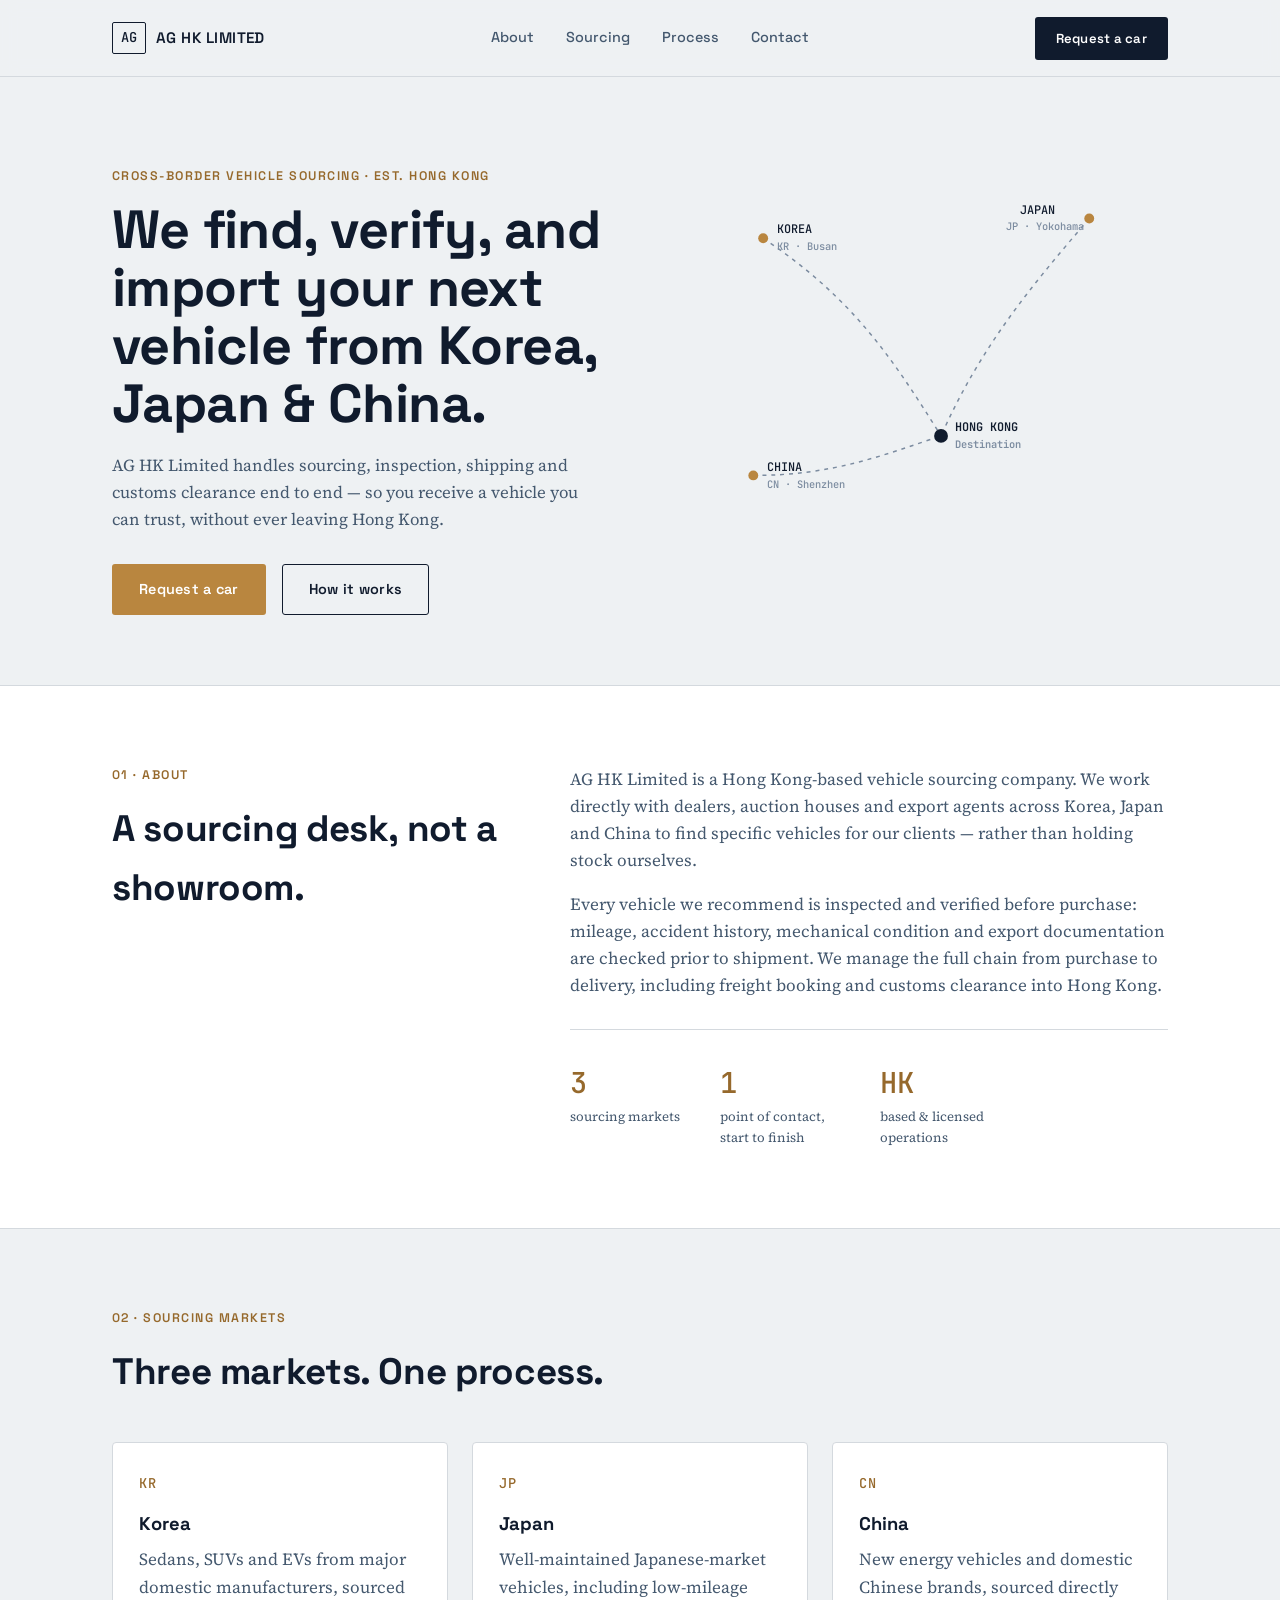
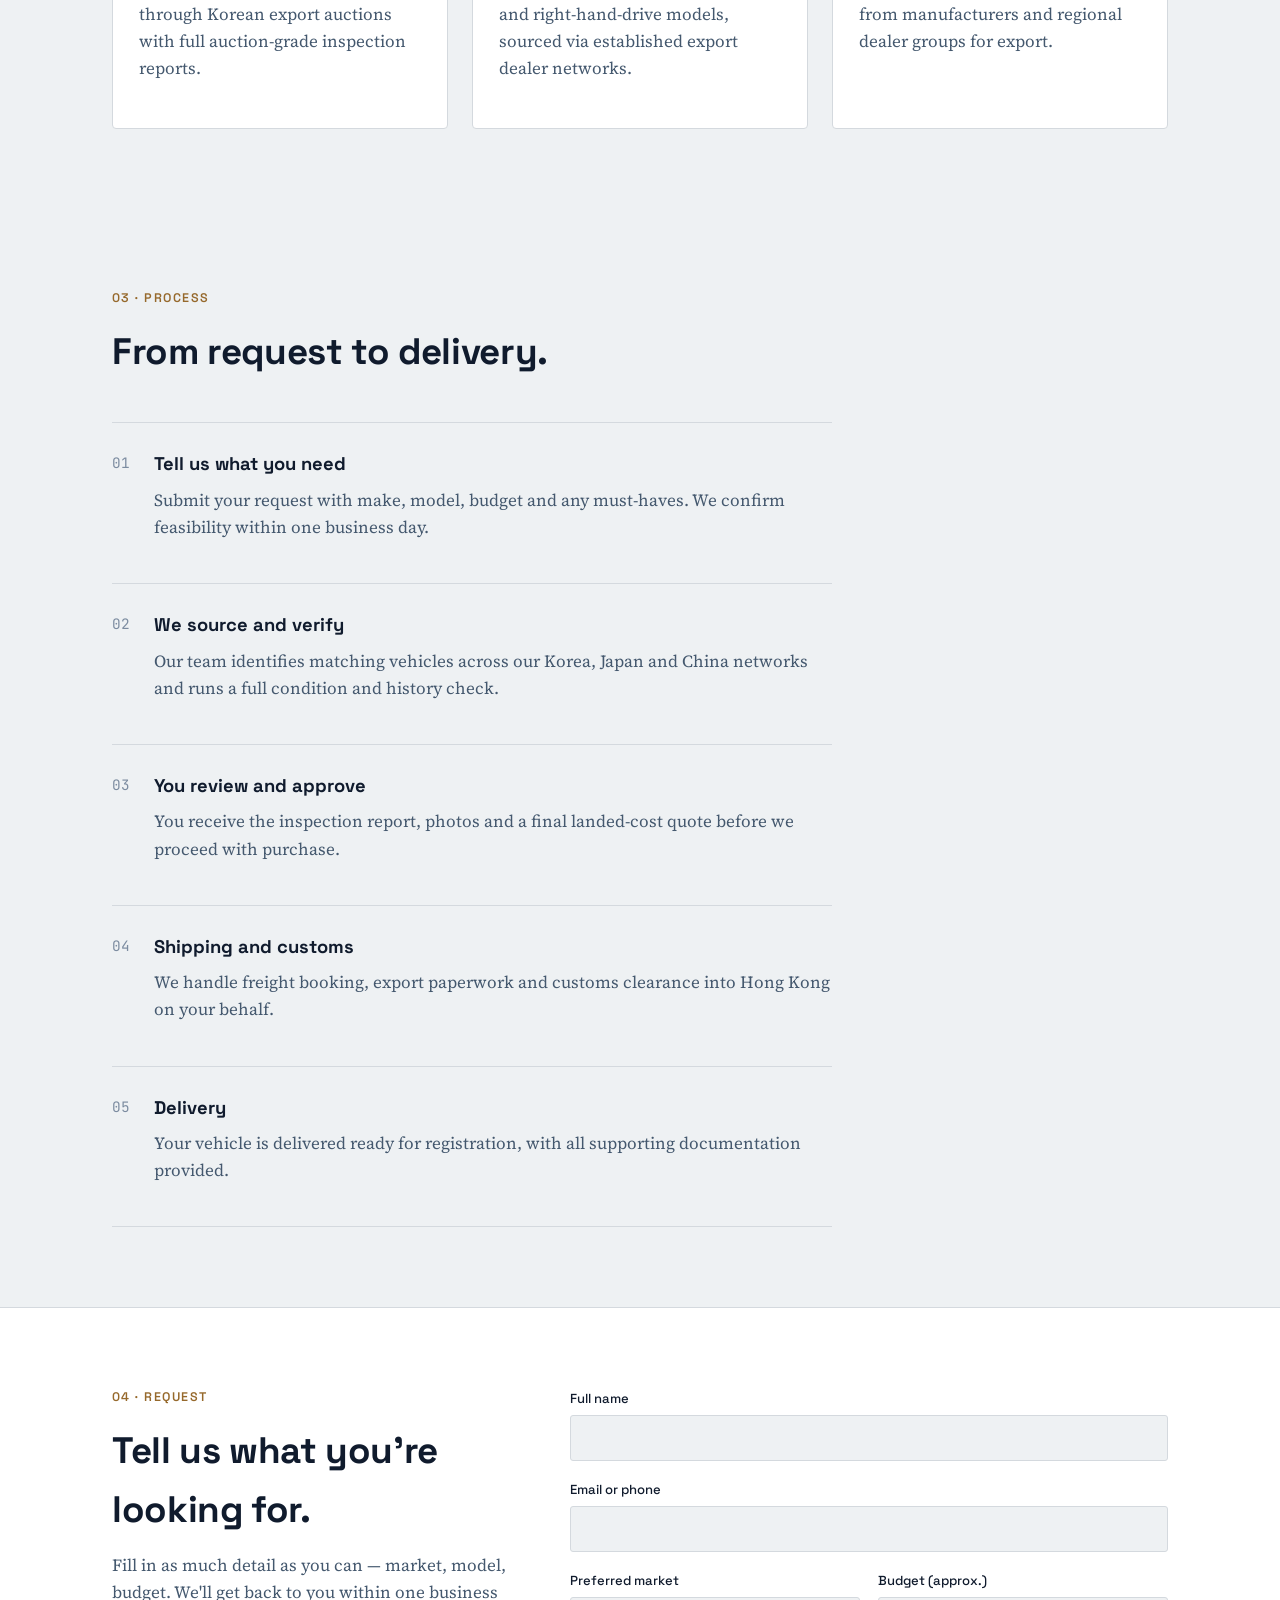
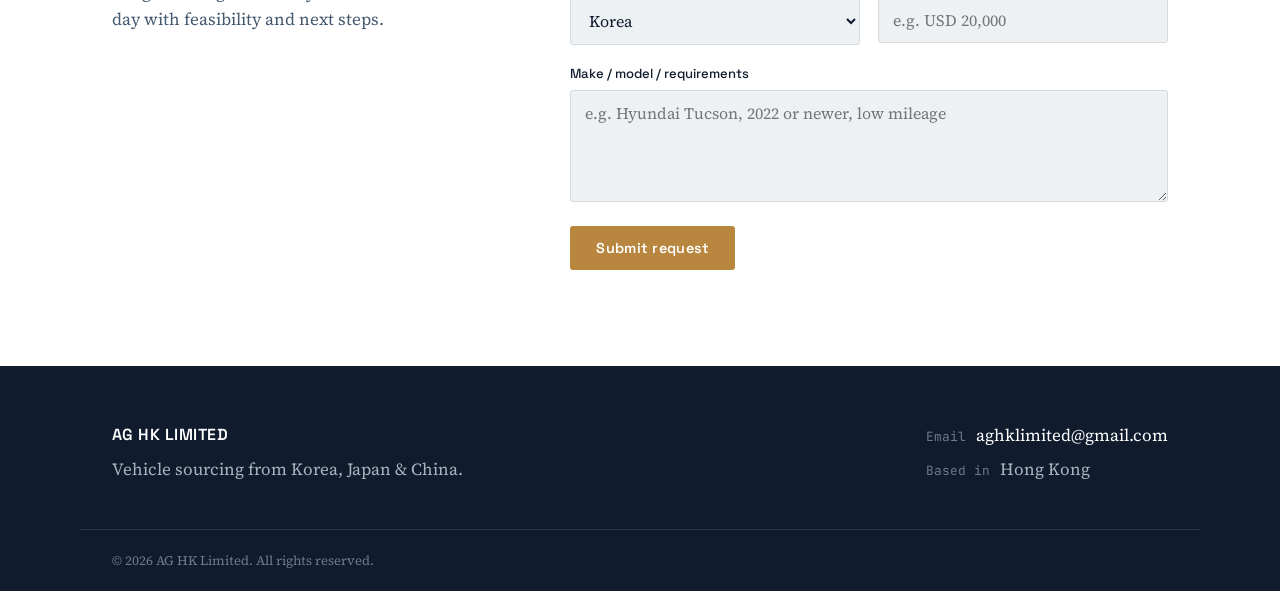
<file: index.html>
<!DOCTYPE html>
<html lang="en">
<head>
<meta charset="UTF-8">
<meta name="viewport" content="width=device-width, initial-scale=1.0">
<title>AG HK Limited — Vehicle Sourcing from Korea, Japan &amp; China</title>
<meta name="description" content="AG HK Limited sources and imports vehicles from Korea, Japan and China. Verified cars, transparent pricing, full customs handling.">
<link rel="preconnect" href="https://fonts.googleapis.com">
<link rel="preconnect" href="https://fonts.gstatic.com" crossorigin>
<link href="https://fonts.googleapis.com/css2?family=Space+Grotesk:wght@400;500;600;700&family=Source+Serif+4:opsz,wght@8..60,400;8..60,500;8..60,600&family=JetBrains+Mono:wght@400;500&display=swap" rel="stylesheet">
<link rel="stylesheet" href="style.css">
</head>
<body>

<header class="site-header">
  <div class="wrap header-inner">
    <a href="#top" class="logo">
      <span class="logo-mark">AG</span>
      <span class="logo-text">AG&nbsp;HK&nbsp;LIMITED</span>
    </a>
    <nav class="main-nav">
      <a href="#about">About</a>
      <a href="#routes">Sourcing</a>
      <a href="#process">Process</a>
      <a href="#contact">Contact</a>
    </nav>
    <a href="#request" class="btn btn-header">Request a car</a>
  </div>
</header>

<main id="top">

  <!-- HERO -->
  <section class="hero">
    <div class="wrap hero-inner">
      <div class="hero-copy">
        <p class="eyebrow">Cross-border vehicle sourcing · est. Hong Kong</p>
        <h1>We find, verify, and import your next vehicle from Korea, Japan &amp; China.</h1>
        <p class="hero-sub">AG HK Limited handles sourcing, inspection, shipping and customs clearance end to end — so you receive a vehicle you can trust, without ever leaving Hong Kong.</p>
        <div class="hero-actions">
          <a href="#request" class="btn btn-primary">Request a car</a>
          <a href="#process" class="btn btn-ghost">How it works</a>
        </div>
      </div>

      <div class="hero-map" aria-hidden="true">
        <svg viewBox="0 0 480 420" class="route-svg">
          <!-- route lines -->
          <path class="route-line" d="M 70 60 C 160 120, 200 180, 250 260" />
          <path class="route-line" d="M 400 40 C 340 110, 290 170, 250 260" />
          <path class="route-line" d="M 60 300 C 140 300, 190 280, 250 260" />
          <!-- nodes -->
          <g class="node">
            <circle cx="70" cy="60" r="5"/>
            <text x="84" y="55">KOREA</text>
            <text x="84" y="72" class="node-code">KR · Busan</text>
          </g>
          <g class="node">
            <circle cx="400" cy="40" r="5"/>
            <text x="330" y="35">JAPAN</text>
            <text x="316" y="52" class="node-code">JP · Yokohama</text>
          </g>
          <g class="node">
            <circle cx="60" cy="300" r="5"/>
            <text x="74" y="296">CHINA</text>
            <text x="74" y="313" class="node-code">CN · Shenzhen</text>
          </g>
          <g class="node node-dest">
            <circle cx="250" cy="260" r="7"/>
            <text x="264" y="255">HONG KONG</text>
            <text x="264" y="272" class="node-code">Destination</text>
          </g>
        </svg>
      </div>
    </div>
  </section>

  <!-- ABOUT -->
  <section id="about" class="section about">
    <div class="wrap about-grid">
      <div class="about-label">
        <p class="eyebrow">01 · About</p>
        <h2>A sourcing desk, not a showroom.</h2>
      </div>
      <div class="about-body">
        <p>AG HK Limited is a Hong Kong-based vehicle sourcing company. We work directly with dealers, auction houses and export agents across Korea, Japan and China to find specific vehicles for our clients — rather than holding stock ourselves.</p>
        <p>Every vehicle we recommend is inspected and verified before purchase: mileage, accident history, mechanical condition and export documentation are checked prior to shipment. We manage the full chain from purchase to delivery, including freight booking and customs clearance into Hong Kong.</p>
        <div class="about-stats">
          <div class="stat">
            <span class="stat-num">3</span>
            <span class="stat-label">sourcing markets</span>
          </div>
          <div class="stat">
            <span class="stat-num">1</span>
            <span class="stat-label">point of contact, start to finish</span>
          </div>
          <div class="stat">
            <span class="stat-num">HK</span>
            <span class="stat-label">based &amp; licensed operations</span>
          </div>
        </div>
      </div>
    </div>
  </section>

  <!-- ROUTES / DIRECTIONS -->
  <section id="routes" class="section routes">
    <div class="wrap">
      <p class="eyebrow">02 · Sourcing markets</p>
      <h2>Three markets. One process.</h2>
      <div class="route-cards">
        <article class="route-card">
          <p class="route-code">KR</p>
          <h3>Korea</h3>
          <p>Sedans, SUVs and EVs from major domestic manufacturers, sourced through Korean export auctions with full auction-grade inspection reports.</p>
        </article>
        <article class="route-card">
          <p class="route-code">JP</p>
          <h3>Japan</h3>
          <p>Well-maintained Japanese-market vehicles, including low-mileage and right-hand-drive models, sourced via established export dealer networks.</p>
        </article>
        <article class="route-card">
          <p class="route-code">CN</p>
          <h3>China</h3>
          <p>New energy vehicles and domestic Chinese brands, sourced directly from manufacturers and regional dealer groups for export.</p>
        </article>
      </div>
    </div>
  </section>

  <!-- PROCESS -->
  <section id="process" class="section process">
    <div class="wrap">
      <p class="eyebrow">03 · Process</p>
      <h2>From request to delivery.</h2>
      <ol class="process-list">
        <li>
          <span class="process-num">01</span>
          <div>
            <h3>Tell us what you need</h3>
            <p>Submit your request with make, model, budget and any must-haves. We confirm feasibility within one business day.</p>
          </div>
        </li>
        <li>
          <span class="process-num">02</span>
          <div>
            <h3>We source and verify</h3>
            <p>Our team identifies matching vehicles across our Korea, Japan and China networks and runs a full condition and history check.</p>
          </div>
        </li>
        <li>
          <span class="process-num">03</span>
          <div>
            <h3>You review and approve</h3>
            <p>You receive the inspection report, photos and a final landed-cost quote before we proceed with purchase.</p>
          </div>
        </li>
        <li>
          <span class="process-num">04</span>
          <div>
            <h3>Shipping and customs</h3>
            <p>We handle freight booking, export paperwork and customs clearance into Hong Kong on your behalf.</p>
          </div>
        </li>
        <li>
          <span class="process-num">05</span>
          <div>
            <h3>Delivery</h3>
            <p>Your vehicle is delivered ready for registration, with all supporting documentation provided.</p>
          </div>
        </li>
      </ol>
    </div>
  </section>

  <!-- REQUEST FORM -->
  <section id="request" class="section request">
    <div class="wrap request-grid">
      <div class="request-copy">
        <p class="eyebrow">04 · Request</p>
        <h2>Tell us what you're looking for.</h2>
        <p>Fill in as much detail as you can — market, model, budget. We'll get back to you within one business day with feasibility and next steps.</p>
      </div>

      <form id="request-form" class="request-form" action="https://formspree.io/f/mqevgrnv" method="POST">
        <div class="form-row">
          <label for="name">Full name</label>
          <input type="text" id="name" name="name" required>
        </div>
        <div class="form-row">
          <label for="contact">Email or phone</label>
          <input type="text" id="contact" name="contact" required>
        </div>
        <div class="form-row form-row-split">
          <div>
            <label for="market">Preferred market</label>
            <select id="market" name="market">
              <option value="Korea">Korea</option>
              <option value="Japan">Japan</option>
              <option value="China">China</option>
              <option value="No preference">No preference</option>
            </select>
          </div>
          <div>
            <label for="budget">Budget (approx.)</label>
            <input type="text" id="budget" name="budget" placeholder="e.g. USD 20,000">
          </div>
        </div>
        <div class="form-row">
          <label for="details">Make / model / requirements</label>
          <textarea id="details" name="details" rows="4" placeholder="e.g. Hyundai Tucson, 2022 or newer, low mileage"></textarea>
        </div>
        <button type="submit" class="btn btn-primary btn-submit">Submit request</button>
        <p class="form-note" id="form-note"></p>
      </form>
    </div>
  </section>

</main>

<footer id="contact" class="site-footer">
  <div class="wrap footer-inner">
    <div>
      <p class="logo-text footer-logo">AG&nbsp;HK&nbsp;LIMITED</p>
      <p class="footer-tagline">Vehicle sourcing from Korea, Japan &amp; China.</p>
    </div>
    <div class="footer-contact">
      <p><span>Email</span> <a href="mailto:aghklimited@gmail.com">aghklimited@gmail.com</a></p>
      <p><span>Based in</span> Hong Kong</p>
    </div>
  </div>
  <div class="wrap footer-bottom">
    <p>&copy; 2026 AG HK Limited. All rights reserved.</p>
  </div>
</footer>

<script src="script.js"></script>
</body>
</html>
</file>
<file: style.css>
:root {
  --ink: #101B2D;
  --steel: #44586E;
  --steel-light: #7C8CA0;
  --bg: #EEF1F3;
  --card: #FFFFFF;
  --brass: #B9863F;
  --brass-dark: #96692C;
  --line: #D4D9DE;

  --font-display: 'Space Grotesk', sans-serif;
  --font-body: 'Source Serif 4', serif;
  --font-mono: 'JetBrains Mono', monospace;
}

* { box-sizing: border-box; }

html { scroll-behavior: smooth; }

body {
  margin: 0;
  background: var(--bg);
  color: var(--ink);
  font-family: var(--font-body);
  font-size: 17px;
  line-height: 1.6;
  -webkit-font-smoothing: antialiased;
}

.wrap {
  max-width: 1120px;
  margin: 0 auto;
  padding: 0 32px;
}

h1, h2, h3, .logo-text, .btn, .eyebrow, .process-num, .route-code {
  font-family: var(--font-display);
}

h1 { font-size: clamp(2.2rem, 4.2vw, 3.4rem); line-height: 1.08; margin: 0 0 20px; letter-spacing: -0.01em; }
h2 { font-size: clamp(1.7rem, 3vw, 2.3rem); margin: 0 0 12px; letter-spacing: -0.01em; }
h3 { font-size: 1.15rem; margin: 0 0 8px; }
p { margin: 0 0 16px; color: var(--steel); }

a { color: inherit; }

.eyebrow {
  font-size: 0.78rem;
  letter-spacing: 0.12em;
  text-transform: uppercase;
  color: var(--brass-dark);
  font-weight: 600;
  margin: 0 0 14px;
}

/* Buttons */
.btn {
  display: inline-block;
  padding: 13px 26px;
  font-size: 0.9rem;
  font-weight: 600;
  letter-spacing: 0.02em;
  text-decoration: none;
  border-radius: 3px;
  border: 1px solid transparent;
  cursor: pointer;
  transition: transform 0.15s ease, background 0.15s ease, border-color 0.15s ease;
}
.btn-primary {
  background: var(--brass);
  color: #fff;
}
.btn-primary:hover { background: var(--brass-dark); }
.btn-ghost {
  border-color: var(--ink);
  color: var(--ink);
}
.btn-ghost:hover { background: var(--ink); color: #fff; }
.btn-header {
  padding: 10px 20px;
  font-size: 0.82rem;
  background: var(--ink);
  color: #fff;
}
.btn-header:hover { background: var(--brass-dark); }

/* Header */
.site-header {
  position: sticky;
  top: 0;
  z-index: 50;
  background: rgba(238, 241, 243, 0.92);
  backdrop-filter: blur(8px);
  border-bottom: 1px solid var(--line);
}
.header-inner {
  display: flex;
  align-items: center;
  justify-content: space-between;
  height: 76px;
}
.logo {
  display: flex;
  align-items: center;
  gap: 10px;
  text-decoration: none;
  color: var(--ink);
}
.logo-mark {
  font-family: var(--font-mono);
  font-weight: 500;
  border: 1.5px solid var(--ink);
  padding: 4px 8px;
  font-size: 0.85rem;
  border-radius: 2px;
}
.logo-text {
  font-weight: 600;
  font-size: 0.95rem;
  letter-spacing: 0.03em;
}
.main-nav { display: flex; gap: 32px; }
.main-nav a {
  text-decoration: none;
  font-size: 0.9rem;
  color: var(--steel);
  font-family: var(--font-display);
  font-weight: 500;
}
.main-nav a:hover { color: var(--ink); }

/* Hero */
.hero { padding: 90px 0 70px; }
.hero-inner {
  display: grid;
  grid-template-columns: 1.1fr 1fr;
  gap: 60px;
  align-items: center;
}
.hero-sub { font-size: 1.05rem; max-width: 480px; }
.hero-actions { display: flex; gap: 16px; margin-top: 30px; }

.route-svg { width: 100%; height: auto; }
.route-line {
  fill: none;
  stroke: var(--steel-light);
  stroke-width: 1.5;
  stroke-dasharray: 4 5;
}
.node circle { fill: var(--brass); }
.node text {
  font-family: var(--font-mono);
  font-size: 12px;
  fill: var(--ink);
  font-weight: 500;
}
.node-code { fill: var(--steel-light) !important; font-size: 10.5px !important; }
.node-dest circle { fill: var(--ink); r: 7; }
.node-dest text { font-weight: 600; }

/* Sections generic */
.section { padding: 80px 0; }
.section h2 { max-width: 640px; }

/* About */
.about { background: var(--card); border-top: 1px solid var(--line); border-bottom: 1px solid var(--line); }
.about-grid {
  display: grid;
  grid-template-columns: 0.8fr 1.2fr;
  gap: 60px;
}
.about-stats {
  display: flex;
  gap: 40px;
  margin-top: 30px;
  padding-top: 30px;
  border-top: 1px solid var(--line);
}
.stat-num {
  display: block;
  font-family: var(--font-mono);
  font-size: 1.8rem;
  font-weight: 500;
  color: var(--brass-dark);
}
.stat-label {
  display: block;
  font-size: 0.82rem;
  color: var(--steel);
  max-width: 120px;
}

/* Routes */
.route-cards {
  display: grid;
  grid-template-columns: repeat(3, 1fr);
  gap: 24px;
  margin-top: 40px;
}
.route-card {
  background: var(--card);
  border: 1px solid var(--line);
  border-radius: 4px;
  padding: 30px 26px;
}
.route-code {
  font-family: var(--font-mono);
  color: var(--brass-dark);
  font-weight: 500;
  font-size: 0.85rem;
  margin: 0 0 14px;
  letter-spacing: 0.05em;
}

/* Process */
.process-list {
  list-style: none;
  margin: 40px 0 0;
  padding: 0;
  max-width: 720px;
}
.process-list li {
  display: flex;
  gap: 24px;
  padding: 26px 0;
  border-top: 1px solid var(--line);
}
.process-list li:last-child { border-bottom: 1px solid var(--line); }
.process-num {
  font-family: var(--font-mono);
  color: var(--steel-light);
  font-size: 0.9rem;
  padding-top: 2px;
  flex-shrink: 0;
}

/* Request form */
.request { background: var(--card); border-top: 1px solid var(--line); }
.request-grid {
  display: grid;
  grid-template-columns: 0.8fr 1.2fr;
  gap: 60px;
}
.request-copy h2 { max-width: none; }
.form-row { margin-bottom: 18px; display: flex; flex-direction: column; gap: 6px; }
.form-row-split {
  display: grid;
  grid-template-columns: 1fr 1fr;
  gap: 18px;
}
.form-row-split > div { display: flex; flex-direction: column; gap: 6px; }
label {
  font-family: var(--font-display);
  font-size: 0.82rem;
  font-weight: 500;
  color: var(--ink);
}
input, select, textarea {
  font-family: var(--font-body);
  font-size: 1rem;
  padding: 11px 14px;
  border: 1px solid var(--line);
  border-radius: 3px;
  background: var(--bg);
  color: var(--ink);
}
input:focus, select:focus, textarea:focus {
  outline: 2px solid var(--brass);
  outline-offset: 1px;
}
.btn-submit { margin-top: 6px; border: none; }
.form-note { margin-top: 12px; font-size: 0.88rem; }

/* Footer */
.site-footer { background: var(--ink); color: #fff; padding-top: 56px; }
.footer-inner {
  display: flex;
  justify-content: space-between;
  gap: 40px;
  flex-wrap: wrap;
  padding-bottom: 40px;
}
.footer-logo { color: #fff; margin: 0 0 8px; font-size: 1rem; }
.footer-tagline { color: #A9B4C0; margin: 0; }
.footer-contact p { color: #A9B4C0; margin: 0 0 6px; }
.footer-contact span { color: #6C7A8C; margin-right: 6px; font-family: var(--font-mono); font-size: 0.8rem; }
.footer-contact a { color: #fff; text-decoration: none; }
.footer-contact a:hover { color: var(--brass); }
.footer-bottom {
  border-top: 1px solid #263349;
  padding: 20px 32px;
}
.footer-bottom p { color: #6C7A8C; font-size: 0.82rem; margin: 0; }

/* Responsive */
@media (max-width: 860px) {
  .hero-inner, .about-grid, .request-grid { grid-template-columns: 1fr; }
  .hero-map { order: -1; max-width: 340px; margin: 0 auto; }
  .route-cards { grid-template-columns: 1fr; }
  .main-nav { display: none; }
  .form-row-split { grid-template-columns: 1fr; }
  .about-stats { flex-wrap: wrap; row-gap: 20px; }
}

@media (prefers-reduced-motion: reduce) {
  html { scroll-behavior: auto; }
  .btn { transition: none; }
}
</file>
